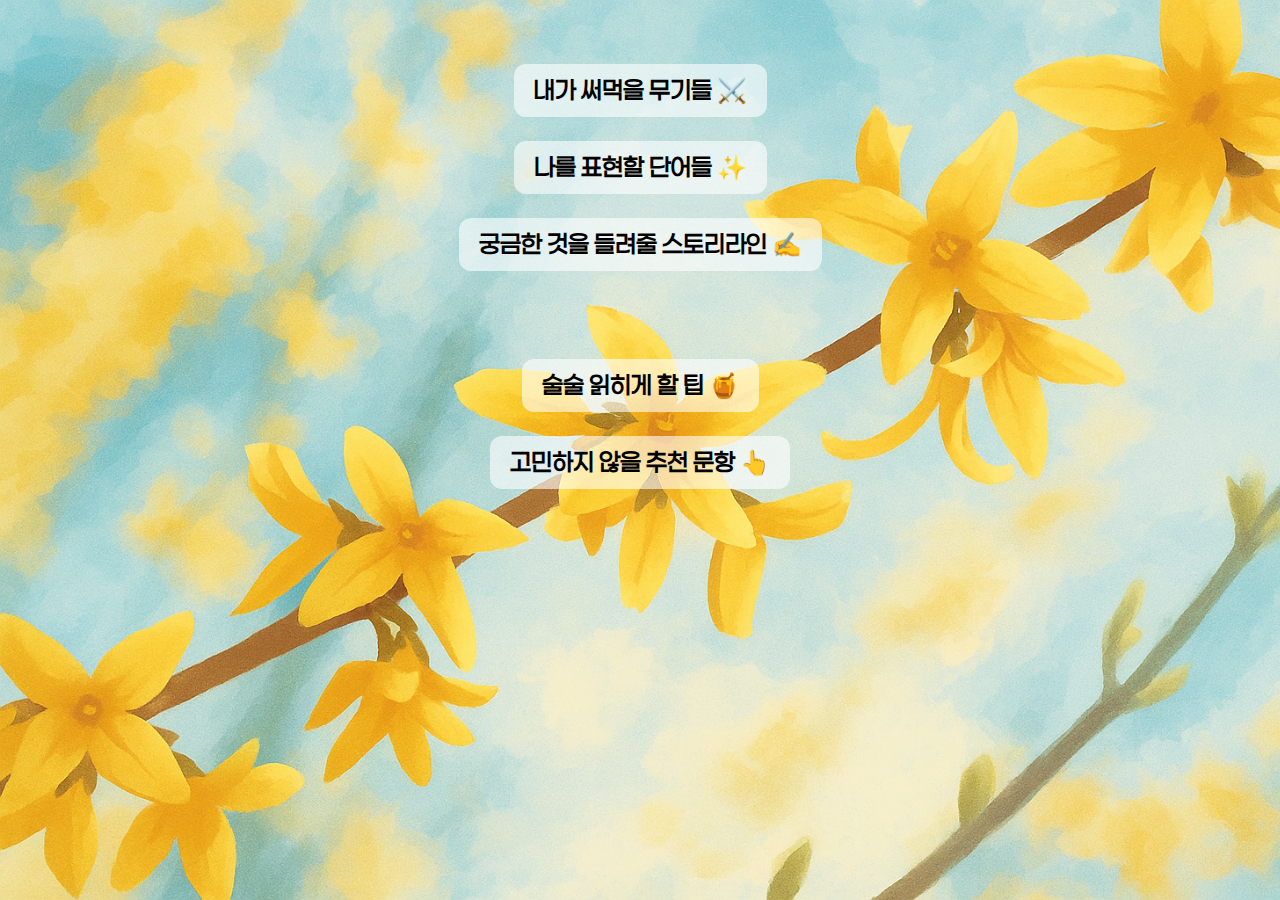
<file: story.html>
<!DOCTYPE html>
<html lang="ko">
<head>
  <meta charset="UTF-8">
  <meta name="viewport" content="width=device-width, initial-scale=1.0">
  <title>나에게서 피어날 자기소개서</title>

  <style>
  @font-face {
    font-family: 'Paperlogy';
    src: url('Paperlogy-4Regular.ttf') format('truetype');
  }

  body {
    font-family: 'Paperlogy', sans-serif;
    background-image: url('나에게서 피어날 자기소개서 배경.png');
    background-size: cover;
    background-repeat: no-repeat;
    background-attachment: fixed;
    margin: 0;
    padding: 0;
  }

  .section {
    padding: 40px;
  }

  .toggle-title {
    cursor: pointer;
    font-size: 1.5rem;
    font-weight: bold;
    background: rgba(255,255,255,0.6);
    padding: 12px 20px;
    margin: 24px auto;
    width: fit-content;
    border-radius: 12px;
  }

  .toggle-content {
    display: none;
    background: rgba(255,255,255,0.7);
    padding: 20px;
    border-radius: 12px;
    margin-bottom: 20px;
  }

  .flex-row {
    display: flex;
    gap: 24px;
    justify-content: center;
    flex-wrap: wrap;
  }

  .box {
    flex: 1 1 280px;
    background: rgba(255,255,255,0.75);
    padding: 24px;
    border: none;
    border-radius: 16px;
    text-align: center;
    box-shadow: 0 4px 10px rgba(0, 0, 0, 0.1);
    font-size: 1.1rem;
    line-height: 1.6;
  }

  .quiz {
    display: flex;
    gap: 10px;
    align-items: center;
    margin-bottom: 12px;
    background: #f0f0f0;
    padding: 10px;
    border-radius: 8px;
    transition: background 0.3s ease;
  }

  .quiz input[type="button"] {
    padding: 5px 15px;
    border-radius: 8px;
    border: none;
    background: #bbb;
  }

  .recommend-row {
  display: flex;
  flex-direction: column; /* 👉 가로 → 세로 */
  gap: 24px;
  align-items: center;
  margin-top: 20px;
}

.recommend-box {
  width: 80%;
  background: rgba(255,255,255,0.8);
  border: none; /* 👉 테두리 제거 */
  border-radius: 20px;
  padding: 32px;
  font-size: 1.3rem; /* 👉 글씨 크게 */
  line-height: 2;
  box-shadow: 0 4px 12px rgba(0,0,0,0.08);
}

  .storyline {
    display: flex;
    flex-direction: column;
    gap: 16px;
  }

  .story-row {
    display: flex;
    align-items: center;
    gap: 16px;
  }

  .story-bar {
    width: 100px;
    border-radius: 10px;
    background-color: #7788aa;
    flex-shrink: 0;
    text-align: center;
    color: white;
    display: flex;
    align-items: center;
    justify-content: center;
    font-weight: bold;
    padding: 10px 0;
    font-size: 1.1rem;
  }

  .story-text {
    flex: 1;
    padding: 14px 20px;
    background-color: rgba(255,255,255,0.7);
    border-radius: 10px;
    font-size: 1rem;
    line-height: 1.6;
  }
    
  .story-bar.s15 { flex-basis: 15%; }
  .story-bar.s5  { flex-basis: 5%; }
  .story-bar.s50 { flex-basis: 50%; }
  .story-bar.s30 { flex-basis: 30%; }
</style>

</head>
<body>
  <div class="section">
    <div class="toggle-title" onclick="toggle('content1')"> 내가 써먹을 무기들 ⚔️ </div>
    <div id="content1" class="toggle-content">
      <div class="flex-row">
        <div class="box">
          <strong>지식</strong><br>
          조직 행동론<br> 기초회계원리<br> 국내외 사장 동향에 관한 지식<br> 업무 프로세스에 관한 지식<br> 프로그래밍 언어에 대한 이해
        </div>
        <div class="box">
          <strong>기술</strong><br>
          설득 및 협상 기술<br> 문헌 자료 검색 능력<br> 자료 분석 및 검증 능력<br> OA 활용 능력<br> 정보 수집 기술
        </div>
        <div class="box">
          <strong>태도</strong><br>
          적극적인 태도<br> 포괄적 시각<br> 정확한 데이터 수집 노력<br> 시의성 있게 조치하는 태도<br> 논리적으로 대안을 찾는 태도
        </div>
      </div>
    </div>

    <div class="toggle-title" onclick="toggle('content2')"> 나를 표현할 단어들 ✨ </div>
    <div id="content2" class="toggle-content">
      <div class="flex-row">
        <div class="box">
          <strong>목표달성능력</strong><br>
          명확한 목표 설정<br>
          어려움 극복<br>
          융통성 있는 대처
        </div>
         <div class="box">
          <strong>문제해결능력</strong><br>
          문제 원인 분석<br>
          대안 도출, 문제 해결<br>
          예상치 못한
        </div>
         <div class="box">
          <strong>계획성&치밀성</strong><br>
          꼼꼼한 계획 수립<br>
          오류 최소화<br>
          일 적절히 분배
           </div>
         <div class="box">
          <strong>의사소통능력</strong><br>
          상대 의도 파악<br>
          하고자 하는 말 전달<br>
          이해력&표현력
      </div>
          <div class="box">
          <strong>분석적사고</strong><br>
          문제를 세부 요소로<br>
          살펴 방안 도출<br>
          명확한 인과 관계
        </div>
         <div class="box">
          <strong>자원관리능력</strong><br>
          필요한 자원 파악<br>
          근거 있는 계획 수립<br>
          실행, 관리
        </div>
         <div class="box">
          <strong>자기계발능력</strong><br>
          본인의 자원을<br>
          객관적으로 파악. 발전<br>
          계획 수립 및 실천
           </div>
         <div class="box">
          <strong>갈등관리능력</strong><br>
          갈등 원인 파악<br>
          문제의 본질 이해<br>
          원만하게 해결
      </div>
          <div class="box">
          <strong>설득력</strong><br>
          타당한 근거와 함께<br>
          설득력 있는 표현<br>
          원하는 결과 도출
        </div>
         <div class="box">
          <strong>협업 능력</strong><br>
          하나의 목표 설정<br>
          호의적인, 원만한<br>
          분위기 조성
        </div>
         <div class="box">
          <strong>적응 능력</strong><br>
          낯선 조직 또는<br>
          변화하는 상황에<br>
          적응. 받아들임
           </div>
         <div class="box">
          <strong>주도성</strong><br>
          업무 범위를 넘어선<br>
          역할 수행. 만족을<br>
          위한 열정
      </div>
    </div>
    </div>

    <div class="toggle-title" onclick="toggle('content3')"> 궁금한 것을 들려줄 스토리라인 ✍️ </div>
<div id="content3" class="toggle-content">
  <div class="storyline">
   <div class="story-row">
  <div class="story-bar s15">상황</div>
  <div class="story-text">가능한 한 간결하게, 과하지 않게 표현!</div>
</div>
<div class="story-row">
  <div class="story-bar s5">포지션</div>
  <div class="story-text">직위, 업무 등 내가 담당한 역할 언급!</div>
</div>
<div class="story-row">
  <div class="story-bar s50">행동</div>
  <div class="story-text">내가 어떻게 행동하고, 움직였는지!</div>
</div>
<div class="story-row">
  <div class="story-bar s30">성과</div>
  <div class="story-text">타인의 평가, 수치화된 결과물을 중심으로!</div>
</div>
    </div>
  </div>
</div>

    <div class="toggle-title" onclick="toggle('content4')"> 술술 읽히게 할 팁 🍯 </div>
    <div id="content4" class="toggle-content">
      <div class="quiz">
        <div style="flex: 1; background:#eee; padding:10px; border-radius:8px;">Q1. 자기소개서는 “저는”으로 시작하는 것이 좋아요</div>
        <input type="button" value="O" onclick="this.parentElement.style.background='#d0f0d0'">
        <input type="button" value="X" onclick="this.parentElement.style.background='#d0f0d0'">
      </div>
       <div class="quiz">
        <div style="flex: 1; background:#eee; padding:10px; border-radius:8px;">Q2. 한 문장 길이는 공백 포함 70자 내외로 작성해요</div>
        <input type="button" value="O" onclick="this.parentElement.style.background='#d0f0d0'">
        <input type="button" value="X" onclick="this.parentElement.style.background='#d0f0d0'">
      </div>
       <div class="quiz">
        <div style="flex: 1; background:#eee; padding:10px; border-radius:8px;">Q3. "~할 수 있었습니다. ~되었습니다. 비록~"과 같은 문구 작성은 지양해요</div>
        <input type="button" value="O" onclick="this.parentElement.style.background='#d0f0d0'">
        <input type="button" value="X" onclick="this.parentElement.style.background='#d0f0d0'">
      </div>
       <div class="quiz">
        <div style="flex: 1; background:#eee; padding:10px; border-radius:8px;">Q4. 반복 단어, 줄임말, 불필요한 외래어 사용 줄이고 유의어를 적극 사용해요</div>
        <input type="button" value="O" onclick="this.parentElement.style.background='#d0f0d0'">
        <input type="button" value="X" onclick="this.parentElement.style.background='#d0f0d0'">
      </div>
       <div class="quiz">
        <div style="flex: 1; background:#eee; padding:10px; border-radius:8px;">Q5. 문단을 반드시 구분하지 않아도 돼요</div>
        <input type="button" value="O" onclick="this.parentElement.style.background='#d0f0d0'">
        <input type="button" value="X" onclick="this.parentElement.style.background='#d0f0d0'">
      </div>
       <div class="quiz">
        <div style="flex: 1; background:#eee; padding:10px; border-radius:8px;">Q6. 지원하는 기업을 존중하는 마음을 담아 “귀사”로 지칭해요</div>
        <input type="button" value="O" onclick="this.parentElement.style.background='#d0f0d0'">
        <input type="button" value="X" onclick="this.parentElement.style.background='#d0f0d0'">
      </div>
      </div>
    </div>
    <div class="toggle-title" onclick="toggle('content5')"> 고민하지 않을 추천 문항 👆 </div>
    <div id="content5" class="toggle-content">
      <div class="recommend-row">
        <div class="recommend-box">1. 지원 동기 및 입사 후 포부<br>2. 성장 과정<br>3. 성격의 강점/성격의 장단점<br>4. 직무 역량 및 경험
</div>
        <div class="recommend-box">1. 지원 동기 및 입사 후 포부<br>2. 개인 성과 달성 경험<br>3. 팀 성과 달성 경험<br>4. 직무 역량 및 경험
</div>
      </div>
    </div>
  </div>

  <script>
    function toggle(id) {
      const el = document.getElementById(id);
      el.style.display = el.style.display === 'block' ? 'none' : 'block';
    }
  </script>
  
  <script>
  // OX 버튼 누르면 질문 전체 박스 배경색 개나리색으로 바뀜!
  document.querySelectorAll('.quiz input[type="button"]').forEach(button => {
    button.addEventListener('click', function () {
      const quizBox = this.closest('.quiz');
      quizBox.style.background = '#fff9b1'; // 개나리색 💛
    });
  });
</script>
</body>
</html>
</file>
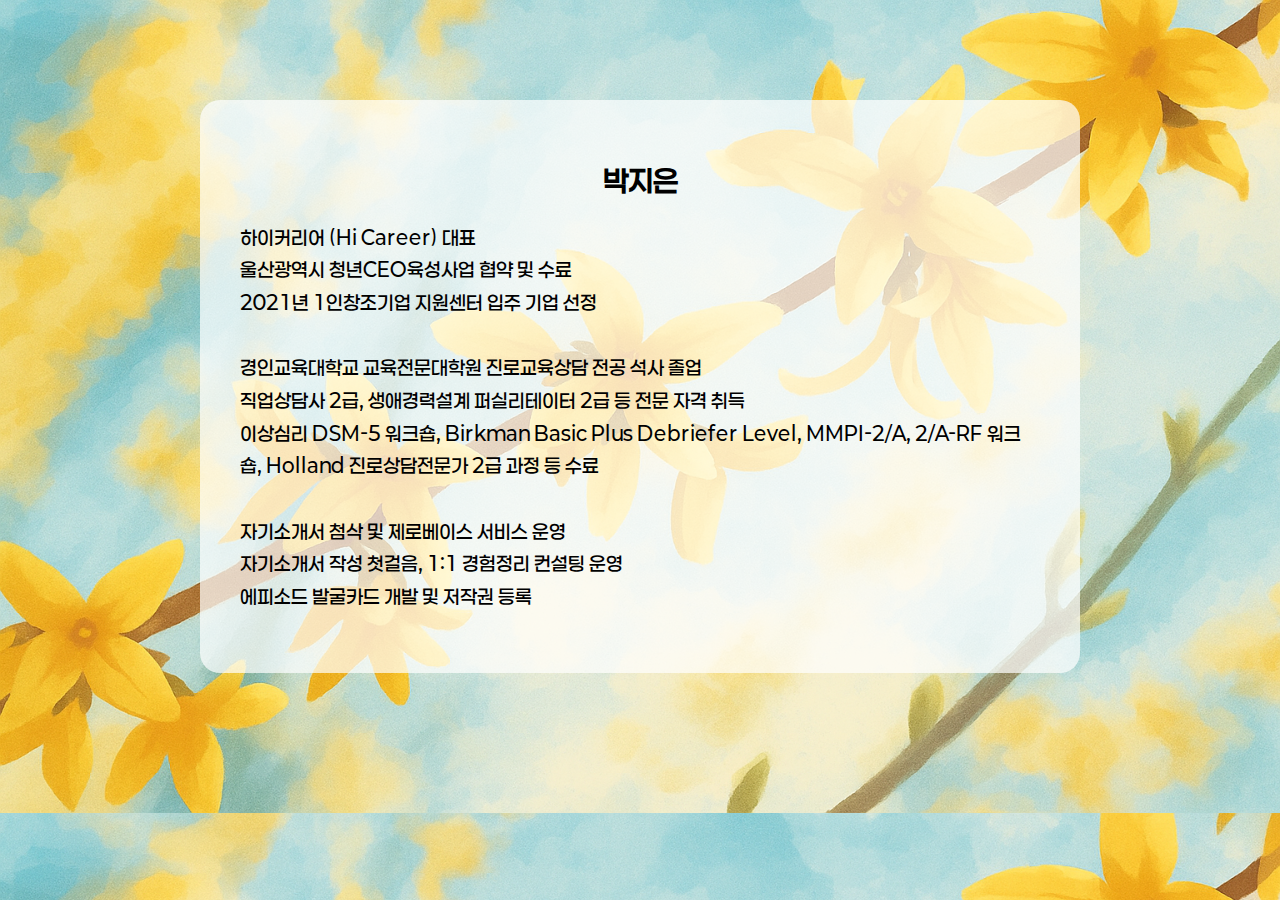
<file: together.html>
<!DOCTYPE html>
<html lang="ko">
<head>
  <meta charset="UTF-8">
  <title>함께할 사람</title>
  <link rel="stylesheet" href="style.css" />
  <style>
    @font-face {
      font-family: 'Paperlogy';
      src: url('Paperlogy-5Medium.ttf') format('truetype');
    }

    body {
      margin: 0;
      font-family: 'Paperlogy', sans-serif;
      background-image: url('나에게서 피어날 자기소개서 배경.png');
      background-size: cover;
      background-position: center;
    }

    .content-box {
      width: 90%;
      max-width: 800px;
      margin: 100px auto;
      background-color: rgba(255, 255, 255, 0.7);
      padding: 40px;
      border-radius: 20px;
    }

    h2 {
      text-align: center;
      font-size: 1.8em;
    }

    p {
      font-size: 1.2em;
      line-height: 1.7em;
    }
  </style>
</head>
<body>
  <div class="content-box">
    <h2>박지은</h2>
    
    <p>하이커리어 (Hi Career) 대표<br>
    울산광역시 청년CEO육성사업 협약 및 수료<br>
    2021년 1인창조기업 지원센터 입주 기업 선정<br><br>

    경인교육대학교 교육전문대학원 진로교육상담 전공 석사 졸업<br>
    직업상담사 2급, 생애경력설계 퍼실리테이터 2급 등 전문 자격 취득<br>
    이상심리 DSM-5 워크숍, Birkman Basic Plus Debriefer Level, MMPI-2/A, 2/A-RF 워크숍, Holland 진로상담전문가 2급 과정 등 수료<br><br>

    자기소개서 첨삭 및 제로베이스 서비스 운영<br>
    자기소개서 작성 첫걸음, 1:1 경험정리 컨설팅 운영<br>
    에피소드 발굴카드 개발 및 저작권 등록</p>
  </div>
</body>
</html>
</file>
<file: style.css>
body { font-family: 'Paperlogy'; background-color: #fff; }
</file>
